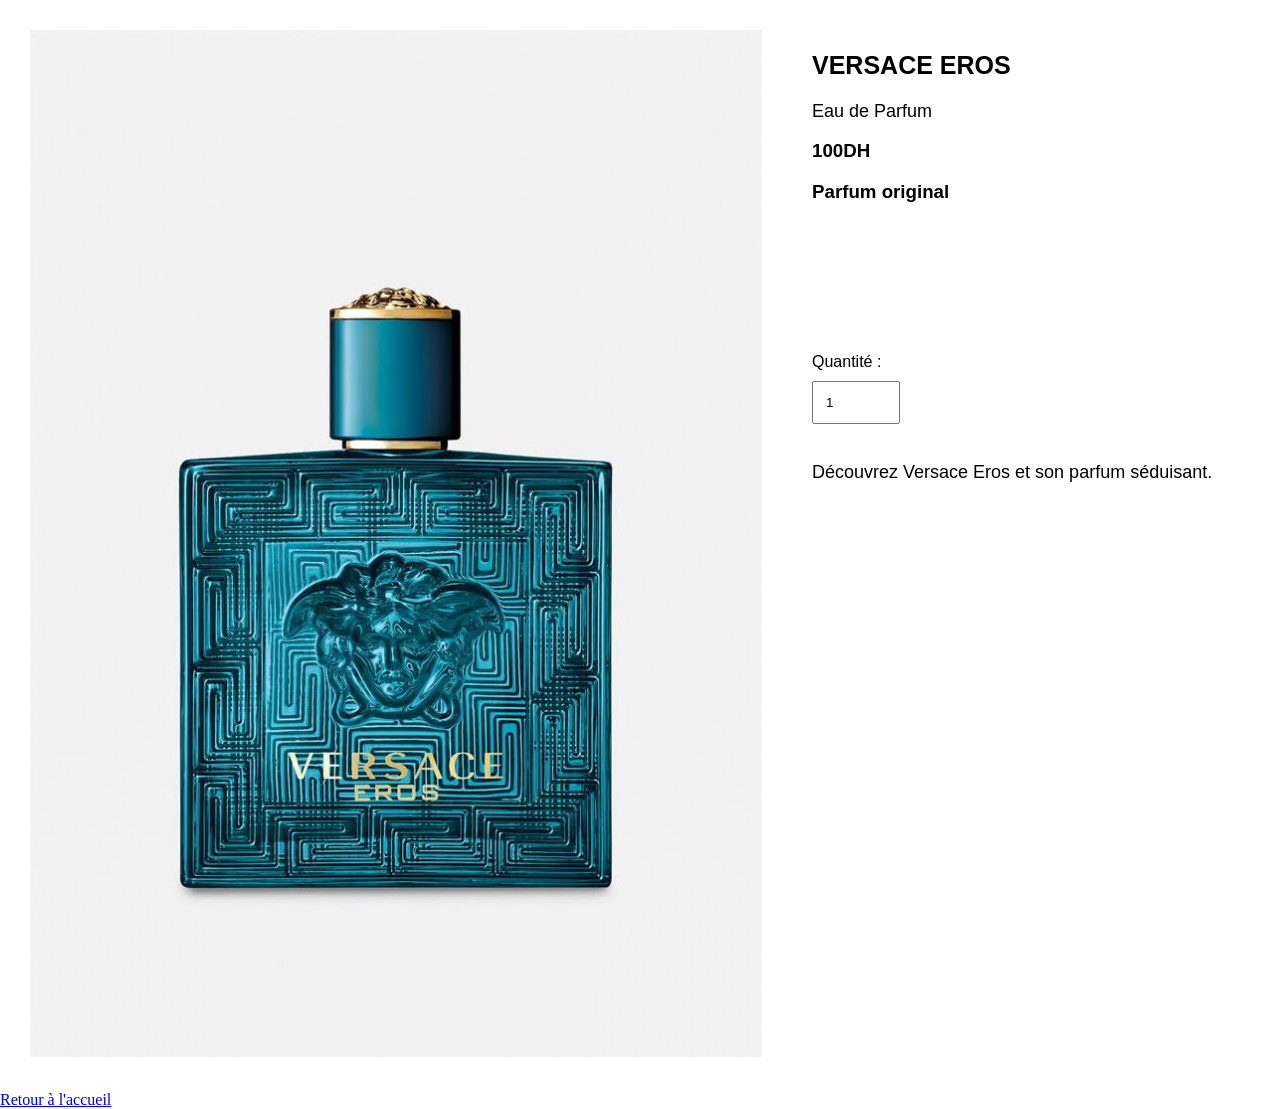
<file: wolfe fragranc/versace.html>
<!DOCTYPE html>
<html lang="fr">
<head>
    <meta charset="UTF-8">
    <meta name="viewport" content="width=device-width, initial-scale=1.0">
    <title>Versace Eros - Wolfe Fragranc</title>
    <link rel="stylesheet" href="style.css">
</head>

<body>

    <div class="product-page">

        <div class="product-image">
            <img src="Eros EDT 100 ml.jpg"
                 alt="Versace Eros">
        </div>

        <div class="product-details">
            <h2>VERSACE EROS</h2>
            <p>Eau de Parfum</p>
            <h3>100DH</h3>

            <h3>Parfum original</h3>

            <label for="quantity">Quantité :</label>
            <input type="number" id="quantity" value="1" min="1">

           

            <p>
                Découvrez Versace Eros et son parfum séduisant.
            </p>
        </div>

    </div>

    <a href="index.html">Retour à l'accueil</a>

</body>
</html>
</file>
<file: wolfe fragranc/style.css>
body {
          margin: 0;
    }
    .header {
         background-color: rgb(8, 3, 75);
         display: flex;
         justify-content: space-between ;
         align-items: center;
        padding: 10px 20px ;

    }
    
    .btn {
     background-color: rgb(255, 4, 0);
     border-radius: 15px;
     padding: 5px 15px;
     color: aliceblue;
     border: none;
    }

    .site-title hr {
    width: 50%;
    border: none;
    height: 3px;
    background-color: rgba(92, 46, 46, 0.884);
    margin: 5px auto 0;
}


.logo {
     width: 80px;
    height: 80px;
    object-fit: cover;
    border-radius: 50%;
}

.header-links a {
    color: aliceblue;
        text-decoration: none;
        font-size: 20px;
    padding: 0 20px;
      text-decoration: none;
      border-radius: 20px;
}

.header-links a:hover{
    background-color: rgb(75, 72, 72);
}


.site-title {
    text-align: center;
    background-color: white;
    padding: 10px;
}

.site-title h1 {
    font-family: Georgia, serif;
    font-size: 36px;
    font-weight: bold;
    margin: 0;
    color:rgb(14, 13, 13);
    letter-spacing: 2px;
}

.site-title p {
    font-size: 12px;
    font-weight: bold;
    color: goldenrod;
    margin: 0;
    letter-spacing: 2px;
}


.landing-page {
    background-color:rgb(8, 3, 75);
    display: flex;
    justify-content: space-between;
    padding: 10px 60px;
color: white;
border-radius: 0 0 100px 100px;
}

.landing-page-left-serction {
 width: 450px;

}


.landing-page-shearch input {
border-radius: 50px;
border: none;
height: 25px;
padding-left: 15px;
padding-right: 15px;
}


.landing-page-image-contanier img {
border-radius:  30px;
width: 250x;

}

.trending-container {
padding: 25px 50px;
}
      .trending-container span {
      color: red;
      font-size:  25px;
     
      }


.trending-header {
display: flex;
justify-content: space-between;
align-items: center;
} 

.trending-header h1 {
margin-top: 0%;
font-size: 55px;

}
 
.card-info {
display: flex;
justify-content: space-between;
padding: 5Px 25px;
}

.card  {
width: 352px;
background-color:rgb(175, 175, 175);
border-radius: 30px;

}




.product-link {
    display: block;
    color: black;
    text-decoration: none;
}


.collection-cards .card > .product-link > img {
    width: 100%;
    height: auto;
    display: block;
    border-radius: 30px 30px 0 0;
    cursor: pointer;
}


.collection-cards .card-info {
    display: flex;
    justify-content: space-between;
    align-items: center;
    padding: 5px 25px;
}


.collection-cards .card-name h1 {
    font-size: 30px;
    margin: 15px 0;
}


.product-link img {
    transition: transform 0.3s ease;
}

.product-link:hover img {
    transform: scale(1.02);
}


.product-page {
    display: flex;
    gap: 50px;
    padding: 30px;
    align-items: flex-start;
}

.product-image {
    width: 60%;
}

.product-image img {
    width: 100%;
    height: auto;
    object-fit: contain;
}

.product-details {
    flex: 1;
    font-family: Arial, sans-serif;
}

.product-details h2 {
    font-size: 25px;
}

.product-details p {
    font-size: 18px;
}

.product-details label {
    display: block;
    margin-top: 150px;
    margin-bottom: 10px;
}

.product-details input {
    padding: 12px;
    width: 60px;
    margin-bottom: 20px;
}



 (max-width: 600px) {
    .product-page {
        flex-direction: column;
        padding: 15px;
    }

    .product-image {
        width: 100%;
    }

    .product-details label {
        margin-top: 30px;
    }
}
</file>
